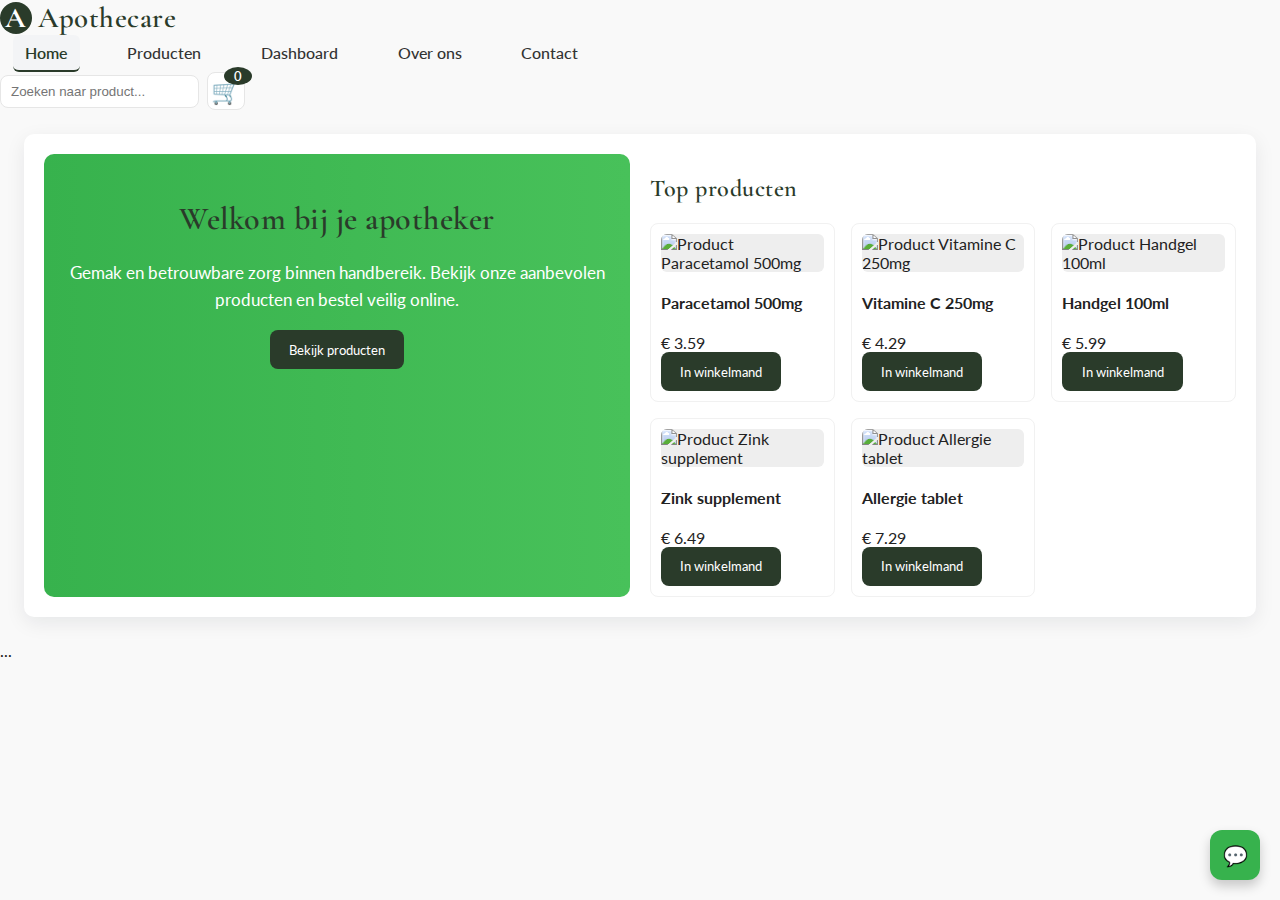
<file: index.html>
<!doctype html>
<html lang="nl">
<head>
  <meta charset="utf-8" />
  <meta name="viewport" content="width=device-width,initial-scale=1" />
  <title>Apothecare — Mockup</title>
  <!-- Fonts -->
  <link href="https://fonts.googleapis.com/css2?family=Cormorant+Garamond:wght@400;500;600;700&display=swap" rel="stylesheet">
  <link href="https://fonts.googleapis.com/css2?family=Lato:wght@300;400;600&display=swap" rel="stylesheet">
  <link rel="stylesheet" href="style.css" />
  <style>
    /* Basis typografie */
    body { font-family: 'Lato', sans-serif; color: #222; background-color: #f9f9f9; margin: 0; padding: 0; }
    h1, h2, h3, .logo { font-family: 'Cormorant Garamond', serif; font-weight: 600; color: #2a3b2a; letter-spacing: 0.5px; }
    .logo { display: flex; align-items: center; font-size: 1.8rem; gap: 0.4rem; }
    .logo .icon { background: #2a3b2a; color: white; border-radius: 50%; width: 32px; height: 32px; display: flex; align-items: center; justify-content: center; font-family: 'Cormorant Garamond', serif; font-weight: 700; }
    nav a { font-family: 'Lato', sans-serif; font-weight: 500; text-decoration: none; color: #333; margin: 0 0.8rem; }
    nav a.active { color: #2a3b2a; font-weight: 600; border-bottom: 2px solid #2a3b2a; }
    p { line-height: 1.6; font-size: 1.05rem; }
    .btn { background: #2a3b2a; color: #fff; border: none; padding: 0.7rem 1.2rem; border-radius: 8px; font-family: 'Lato', sans-serif; cursor: pointer; }
    .btn:hover { background: #3b563b; }
  </style>
</head>
<body>
<header>
  <div class="logo"><div class="icon">A</div>Apothecare</div>
  <nav id="nav">
    <a href="#" data-view="home" class="active">Home</a>
    <a href="#" data-view="products">Producten</a>
    <a href="#" data-view="dashboard">Dashboard</a>
    <a href="#" data-view="about">Over ons</a>
    <a href="#" data-view="contact">Contact</a>
  </nav>
  <div class="search">
    <input id="q" placeholder="Zoeken naar product..." />
    <div class="cart" title="Winkelwagen">🛒 <span class="cart-count" id="cart-count">0</span></div>
  </div>
</header>

<main id="root">
  <!-- Home -->
  <section id="view-home" class="page">
    <div class="hero">
      <div class="promo">
        <h1>Welkom bij je apotheker</h1>
        <p>Gemak en betrouwbare zorg binnen handbereik. Bekijk onze aanbevolen producten en bestel veilig online.</p>
        <button class="btn" onclick="navigateTo('products')">Bekijk producten</button>
      </div>
      <div>
        <h2>Top producten</h2>
        <div class="product-grid" id="home-products"></div>
      </div>
    </div>
  </section>

  <!-- Products -->
  <section id="view-products" class="page" style="display:none">
    <div class="products-layout">
      <aside class="sidebar">
        <strong>Filters</strong>
        <small>Kies categorie</small>
      </aside>
      <div class="products-list">
        <h2>Producten</h2>
        <div class="product-grid" id="products-grid"></div>
      </div>
    </div>
  </section>

  <!-- Dashboard -->
  <section id="view-dashboard" class="page" style="display:none">
    <div class="layout-columns">
      <aside class="sidebar">
        <button class="active">Producten</button>
        <button>Voorraad</button>
        <button>Rapportages</button>
      </aside>
      <div class="dashboard-content">
        <h2>Dashboard</h2>
        <div class="table-container">
          <table>
            <thead>
              <tr><th>Datum</th><th>Klant</th><th>Totaal</th><th>Status</th></tr>
            </thead>
            <tbody id="orders-table"></tbody>
          </table>
        </div>
      </div>
    </div>
  </section>

  <!-- About -->
  <section id="view-about" class="page" style="display:none">
    <h2>Over ons</h2>
    <p>Bij <strong>Apothecare</strong> geloven we dat goede zorg eenvoudig en toegankelijk moet zijn. Onze online apotheek combineert farmaceutische expertise met modern gebruiksgemak. We bieden zorgvuldige selectie van geneesmiddelen, supplementen en verzorgingsproducten, ondersteund door snelle levering en betrouwbare klantenservice.</p>
  </section>

  <!-- Contact -->
  <section id="view-contact" class="page" style="display:none">
    <h2>Contact</h2>
    <p>Vul onderstaand formulier in en we nemen zo snel mogelijk contact op.</p>
    <form onsubmit="event.preventDefault(); alert('Bericht verzonden (mock)');">
      <input class="field" type="text" name="name" placeholder="Naam" required />
      <input class="field" type="email" name="email" placeholder="E-mail" required />
      <textarea class="field" name="message" rows="6" placeholder="Bericht"></textarea>
      <button class="btn" type="submit">Versturen</button>
    </form>
  </section>
</main>

...
<div class="chatbot" title="Chat">💬</div>

<script src="script.js"></script>
</body>
</html>
</file>
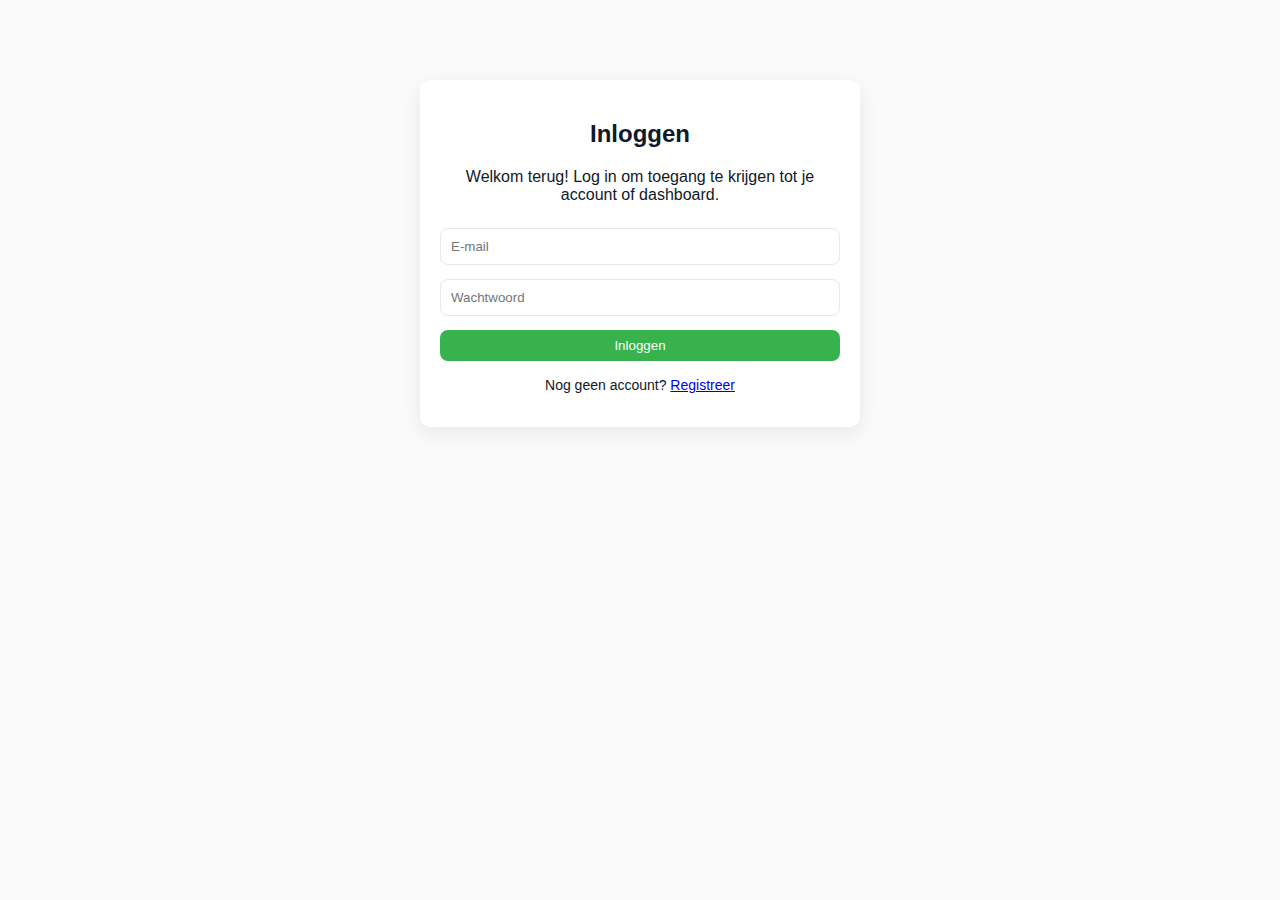
<file: login.html>
<!doctype html>
<html lang="nl">
<head>
  <meta charset="utf-8" />
  <meta name="viewport" content="width=device-width,initial-scale=1" />
  <title>Inloggen — Apothecare</title>
<link rel="stylesheet" href="style.css">
</head>
<body>
  <main class="page" style="max-width:400px;margin:80px auto;text-align:center">
    <h2>Inloggen</h2>
    <p>Welkom terug! Log in om toegang te krijgen tot je account of dashboard.</p>

    <form id="loginForm" style="display:grid;gap:14px;margin-top:24px">
      <input class="field" type="email" name="email" placeholder="E-mail" required />
      <input class="field" type="password" name="password" placeholder="Wachtwoord" required />
      <button class="btn" type="submit">Inloggen</button>
    </form>

    <p style="margin-top:16px;font-size:14px">
      Nog geen account? <a href="#">Registreer</a>
    </p>
  </main>

  <script>
    document.getElementById("loginForm").addEventListener("submit", e => {
      e.preventDefault();
      alert("Inloggen succesvol (mock)");
  window.location.href = "index.html"; // terug naar hoofdpagina
    });
  </script>
</body>
</html>
</file>
<file: style.css>
:root {
  --green: #37b24d;
  --muted: #f3f4f6;
  --text: #111827;
  --card: #ffffff;
  --shadow: 0 6px 20px rgba(16,24,40,0.08);
  font-family: Inter, Arial, sans-serif;
}

body {
  margin: 0;
  color: var(--text);
  background: #fafafa;
}

header {
  display: flex;
  align-items: center;
  justify-content: space-between; /* 
  padding: 0 20px;
  height: 70px;
  background: #fff;
  border-bottom: 1px solid #ececec;
  box-sizing: border-box;
}

.logo {
  display: flex;
  align-items: center;
  gap: 8px;
}

.logo-img {
  height: 40px;       /* fixe hoogte zodat het logo niet uitrekt */
  width: auto;        /* behoudt verhouding */
  display: block;
}


.logo {
  display: flex;
  align-items: center;
  gap: 8px;
  font-weight: 700;
  color: var(--green);
  font-size: 1.4rem;
}

.logo .icon {
  width: 32px;
  height: 32px;
  background: var(--green);
  color: white;
  display: flex;
  align-items: center;
  justify-content: center;
  border-radius: 6px;
}


.logo {
  display: flex;
  align-items: center;
  gap: 8px;
  font-weight: 700;
  color: var(--green);
}

.logo .icon {
  width: 32px;
  height: 32px;
  background: var(--green);
  color: white;
  display: flex;
  align-items: center;
  justify-content: center;
  border-radius: 6px;
}

nav {
  display: flex;
  gap: 10px;
}

nav a {
  padding: 8px 12px;
  border-radius: 6px;
  color: #374151;
}

nav a.active {
  background: var(--muted);
  color: var(--text);
}

.search {
  margin-left: auto;
  display: flex;
  align-items: center;
  gap: 8px;
}

.search input {
  padding: 8px 10px;
  border: 1px solid #e6e6e6;
  border-radius: 8px;
}

.cart {
  width: 36px;
  height: 36px;
  background: #fff;
  border: 1px solid #e6e6e6;
  border-radius: 8px;
  display: flex;
  align-items: center;
  justify-content: center;
}

.cart-count {
  display: inline-block;
  min-width: 18px;
  height: 18px;
  padding: 0 5px;
  background: var(--green);
  color: #fff;
  font-size: 12px;
  line-height: 18px;
  border-radius: 10px;
  margin-left: 6px;
  text-align: center;
}

.hidden { display: none; }

main {
  padding: 24px;
}

.page {
  background: var(--card);
  padding: 20px;
  border-radius: 10px;
  box-shadow: var(--shadow);
}

.hero {
  display: grid;
  grid-template-columns: 1fr 1fr;
  gap: 20px;
}

.promo {
  background: linear-gradient(90deg, var(--green), #48c15a);
  color: white;
  padding: 24px;
  border-radius: 10px;
}

.product-grid {
  display: grid;
  grid-template-columns: repeat(auto-fill, minmax(160px, 1fr));
  gap: 16px;
}

.card {
  background: #fff;
  padding: 10px;
  border-radius: 8px;
  border: 1px solid #f1f1f1;
}

.card img {
  width: 100%;
  height: 100px;
  background: #eee;
  border-radius: 6px;
}

.btn {
  background: var(--green);
  color: white;
  border: none;
  border-radius: 8px;
  padding: 8px 12px;
  cursor: pointer;
}

.sidebar {
  background: #fff;
  border: 1px solid #f1f1f1;
  border-radius: 10px;
  padding: 12px;
}

.layout-columns {
  display: flex;
  gap: 20px;
}

.table-container {
  margin-top: 20px;
}

.table-container table {
  width: 100%;
  border-collapse: collapse;
}

.table-container th,
.table-container td {
  padding: 10px;
  border-bottom: 1px solid #eee;
}

.field {
  padding: 10px;
  border: 1px solid #e8e8e8;
  border-radius: 8px;
}

.chatbot {
  position: fixed;
  right: 20px;
  bottom: 20px;
  background: var(--green);
  color: white;
  width: 50px;
  height: 50px;
  border-radius: 12px;
  display: flex;
  align-items: center;
  justify-content: center;
  font-size: 20px;
  box-shadow: 0 6px 12px rgba(0,0,0,0.2);
}
/* Login & Product pagina */
form input[type="password"] {
  font-family: inherit;
}

.product-detail img {
  border-radius: 12px;
}
 .cart {
  position: relative;
  font-size: 1.5rem;
  cursor: pointer;
}

.cart-count {
  position: absolute;
  top: -6px;
  right: -8px;
  background: #2a3b2a; /* zelfde natuurlijke tint */
  color: white;
  border-radius: 50%;
  width: 18px;
  height: 18px;
  font-size: 0.8rem;
  display: flex;
  align-items: center;
  justify-content: center;
  font-weight: 600;
}
  
.promo-logo {
  display: block;
  margin: 0 auto 24px auto;   /* meer ruimte onder het logo */
  width: 80px;                /* groter logo */
  height: 80px;
  border-radius: 50%;
  object-fit: cover;
  box-shadow: 0 2px 8px rgba(0,0,0,0.07);
}
 .promo {
  text-align: center;
}
</file>
